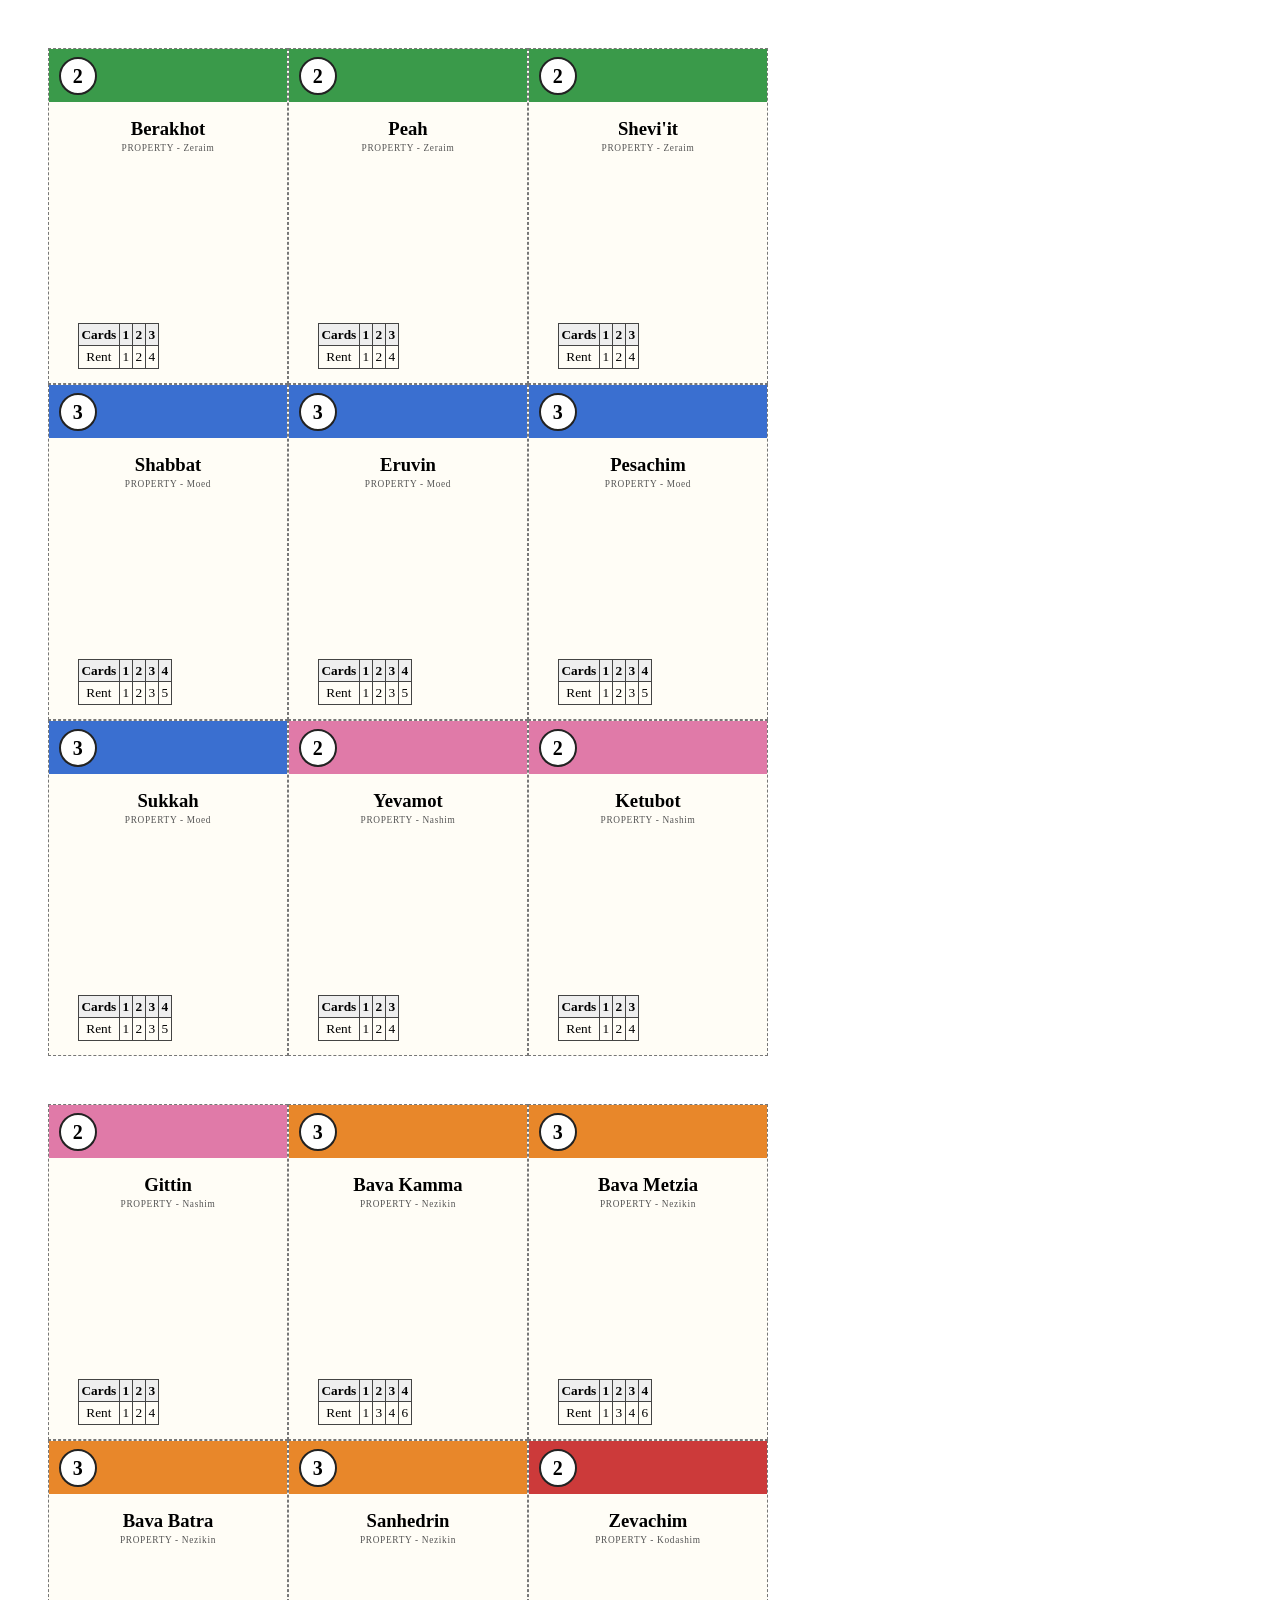
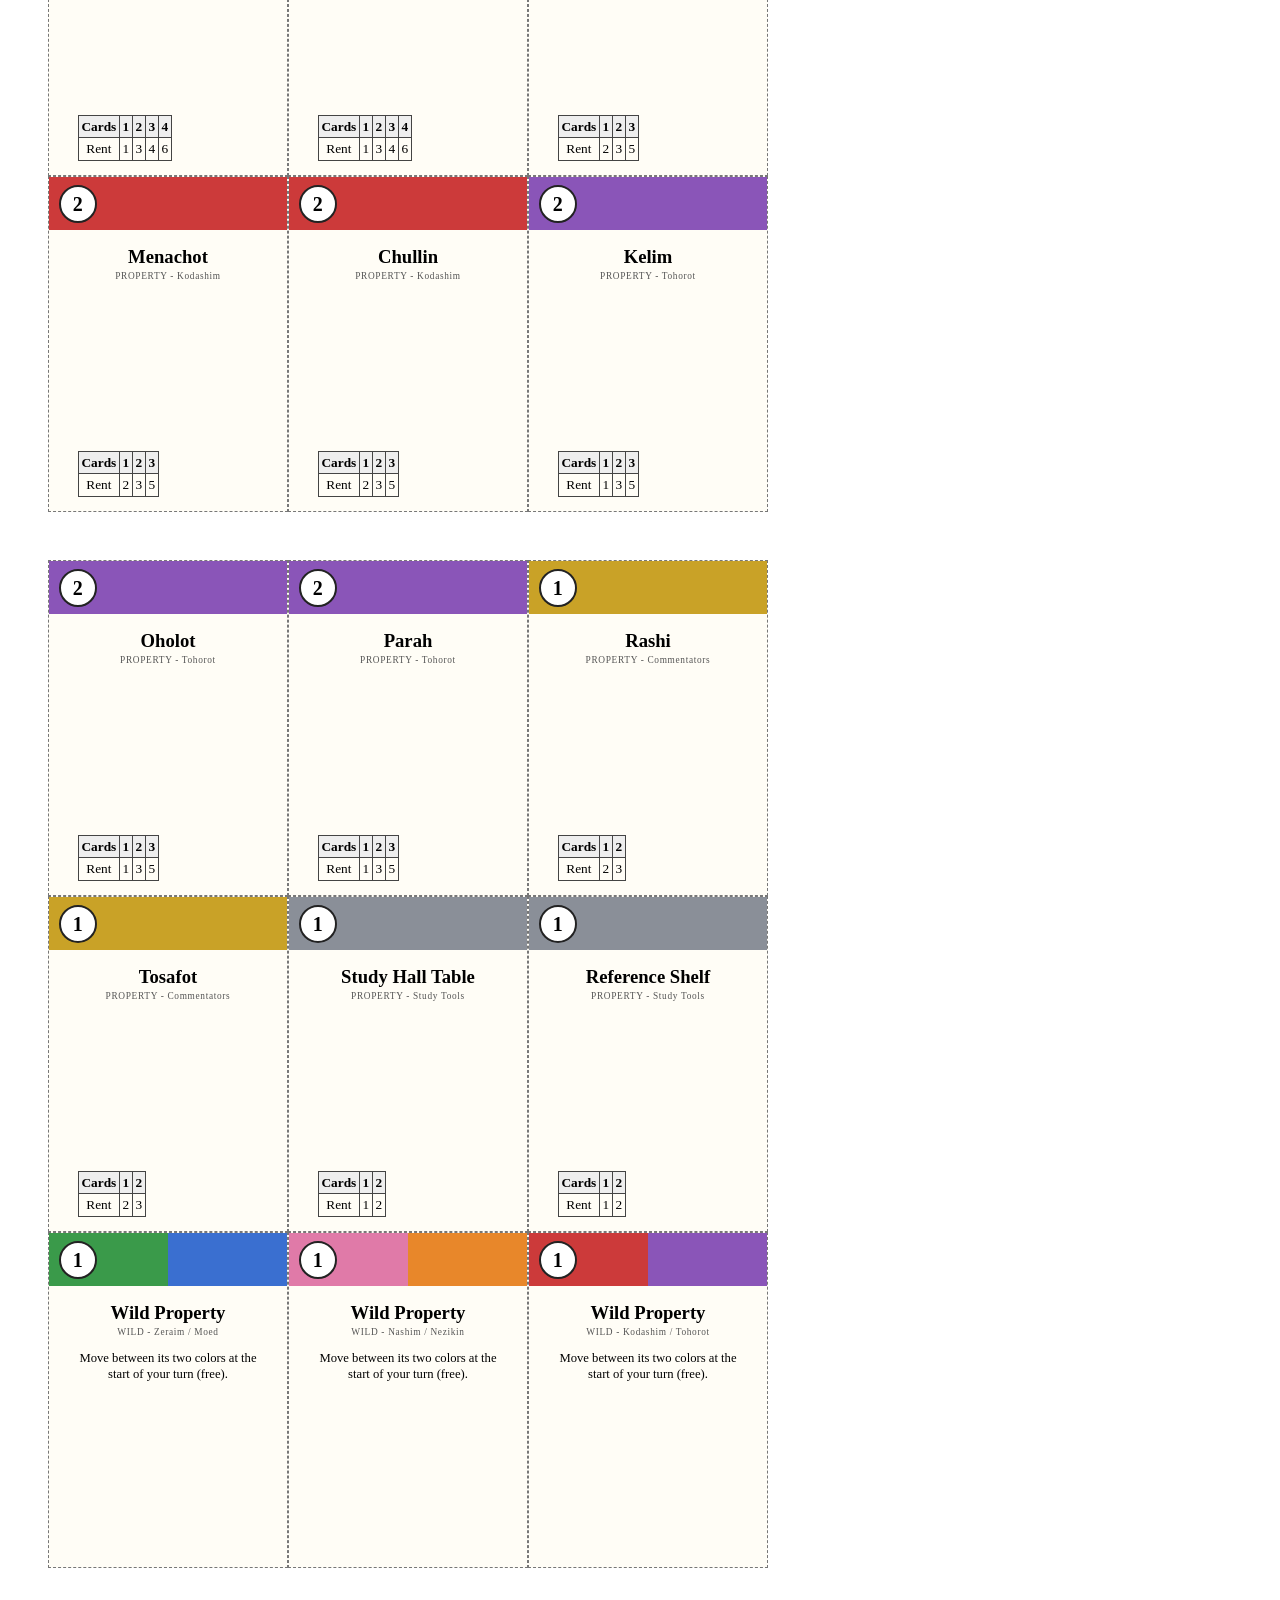
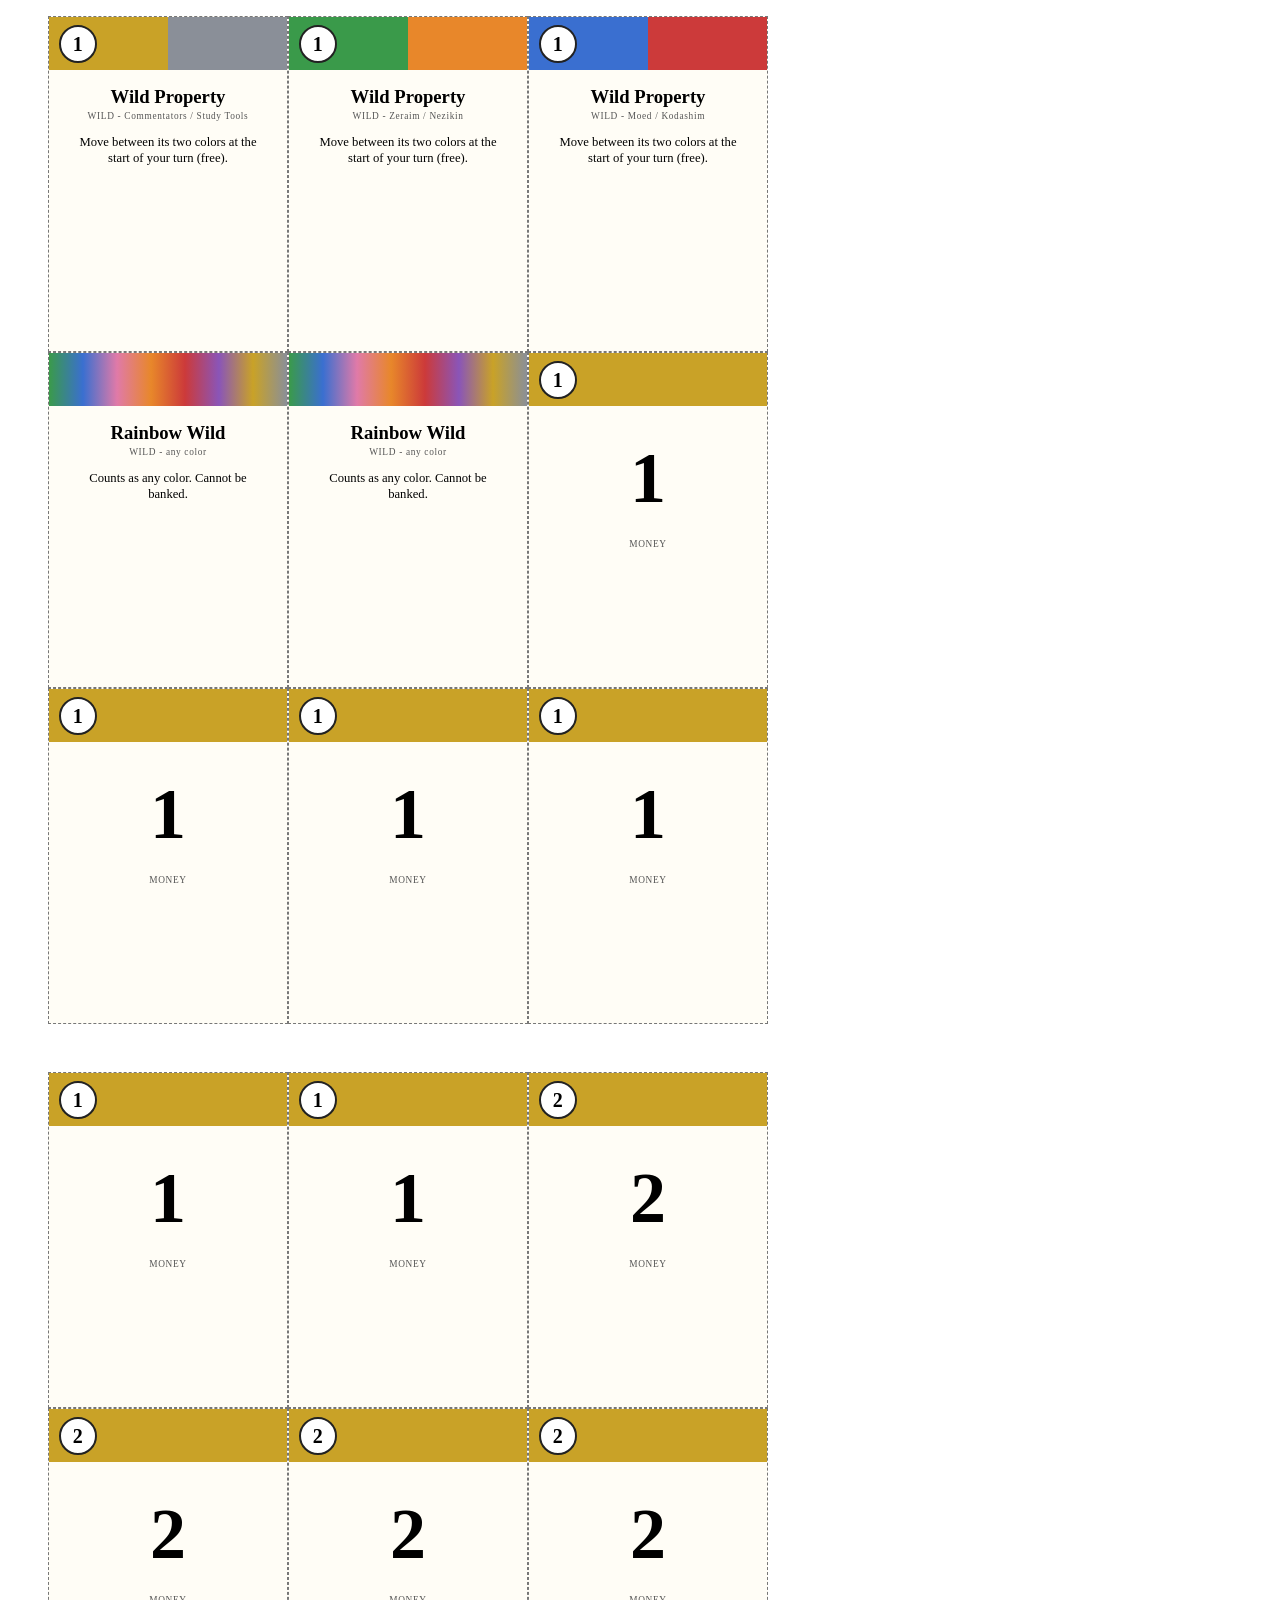
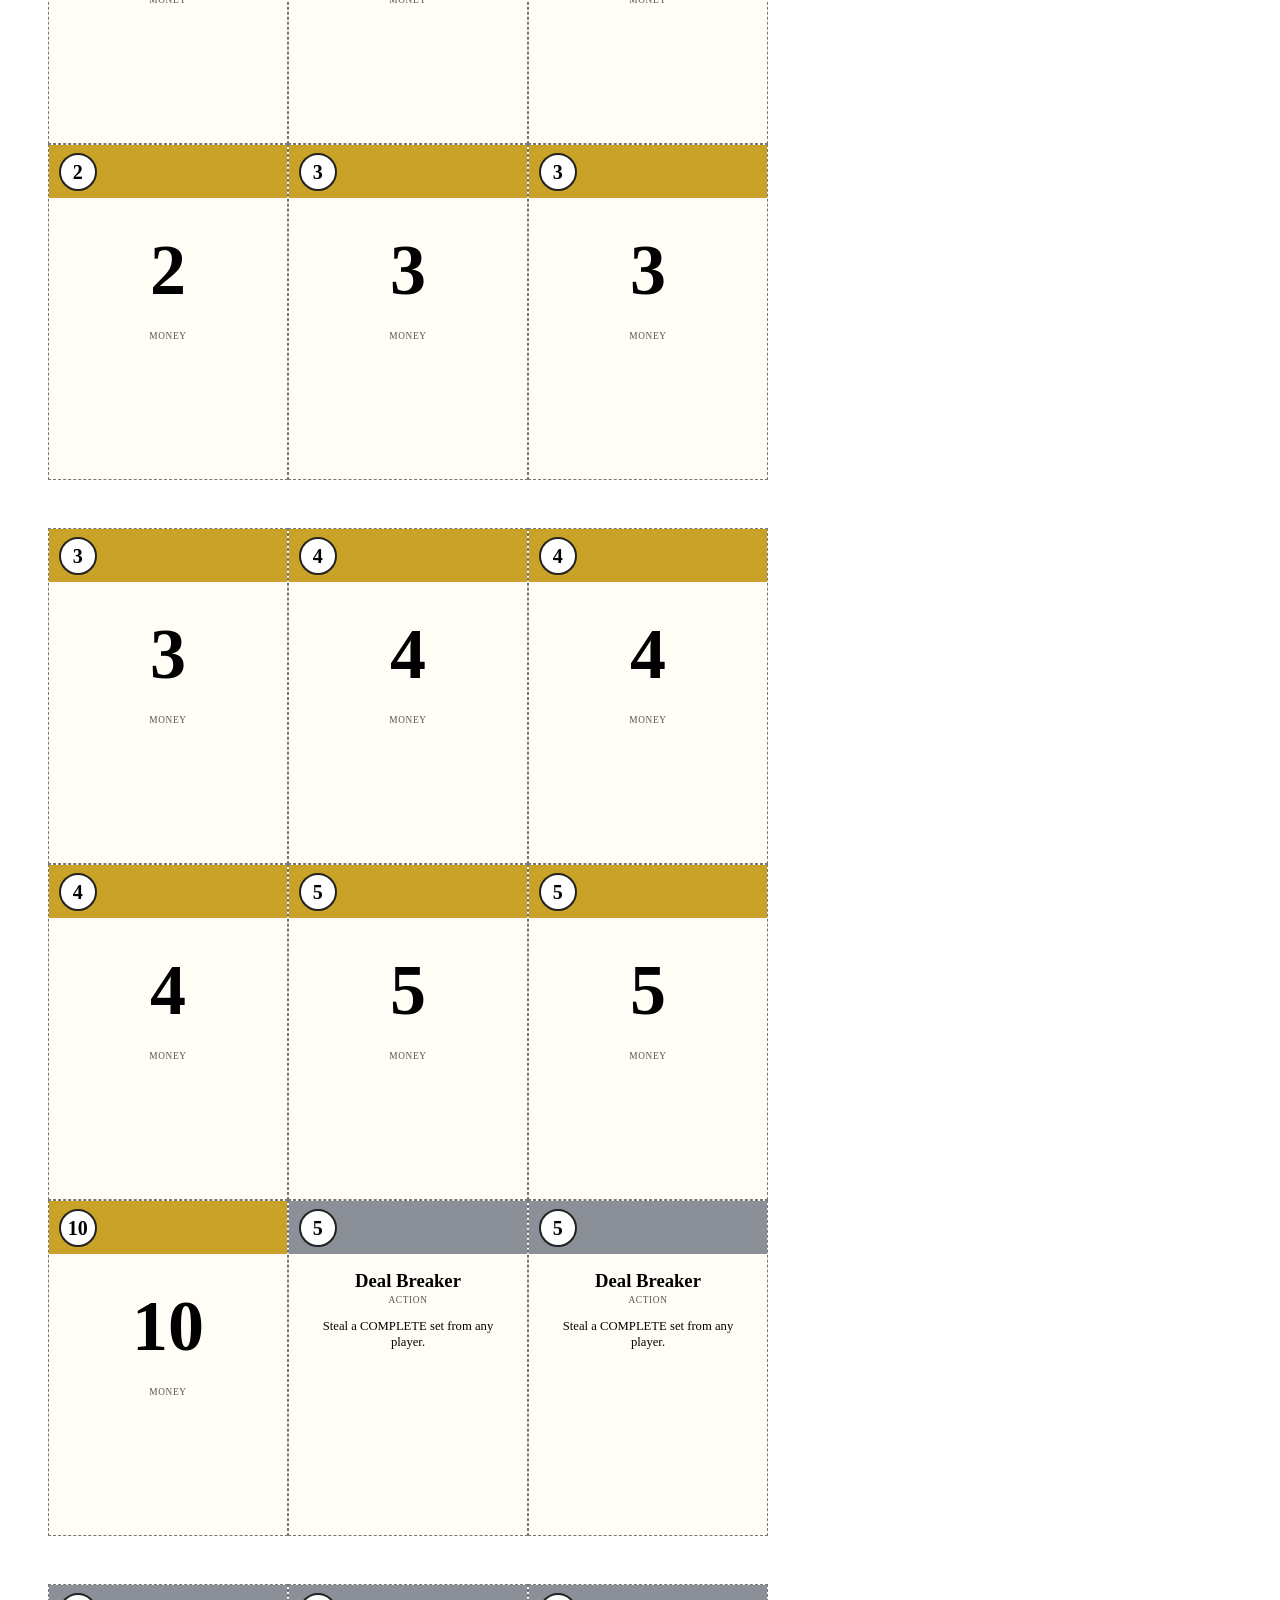
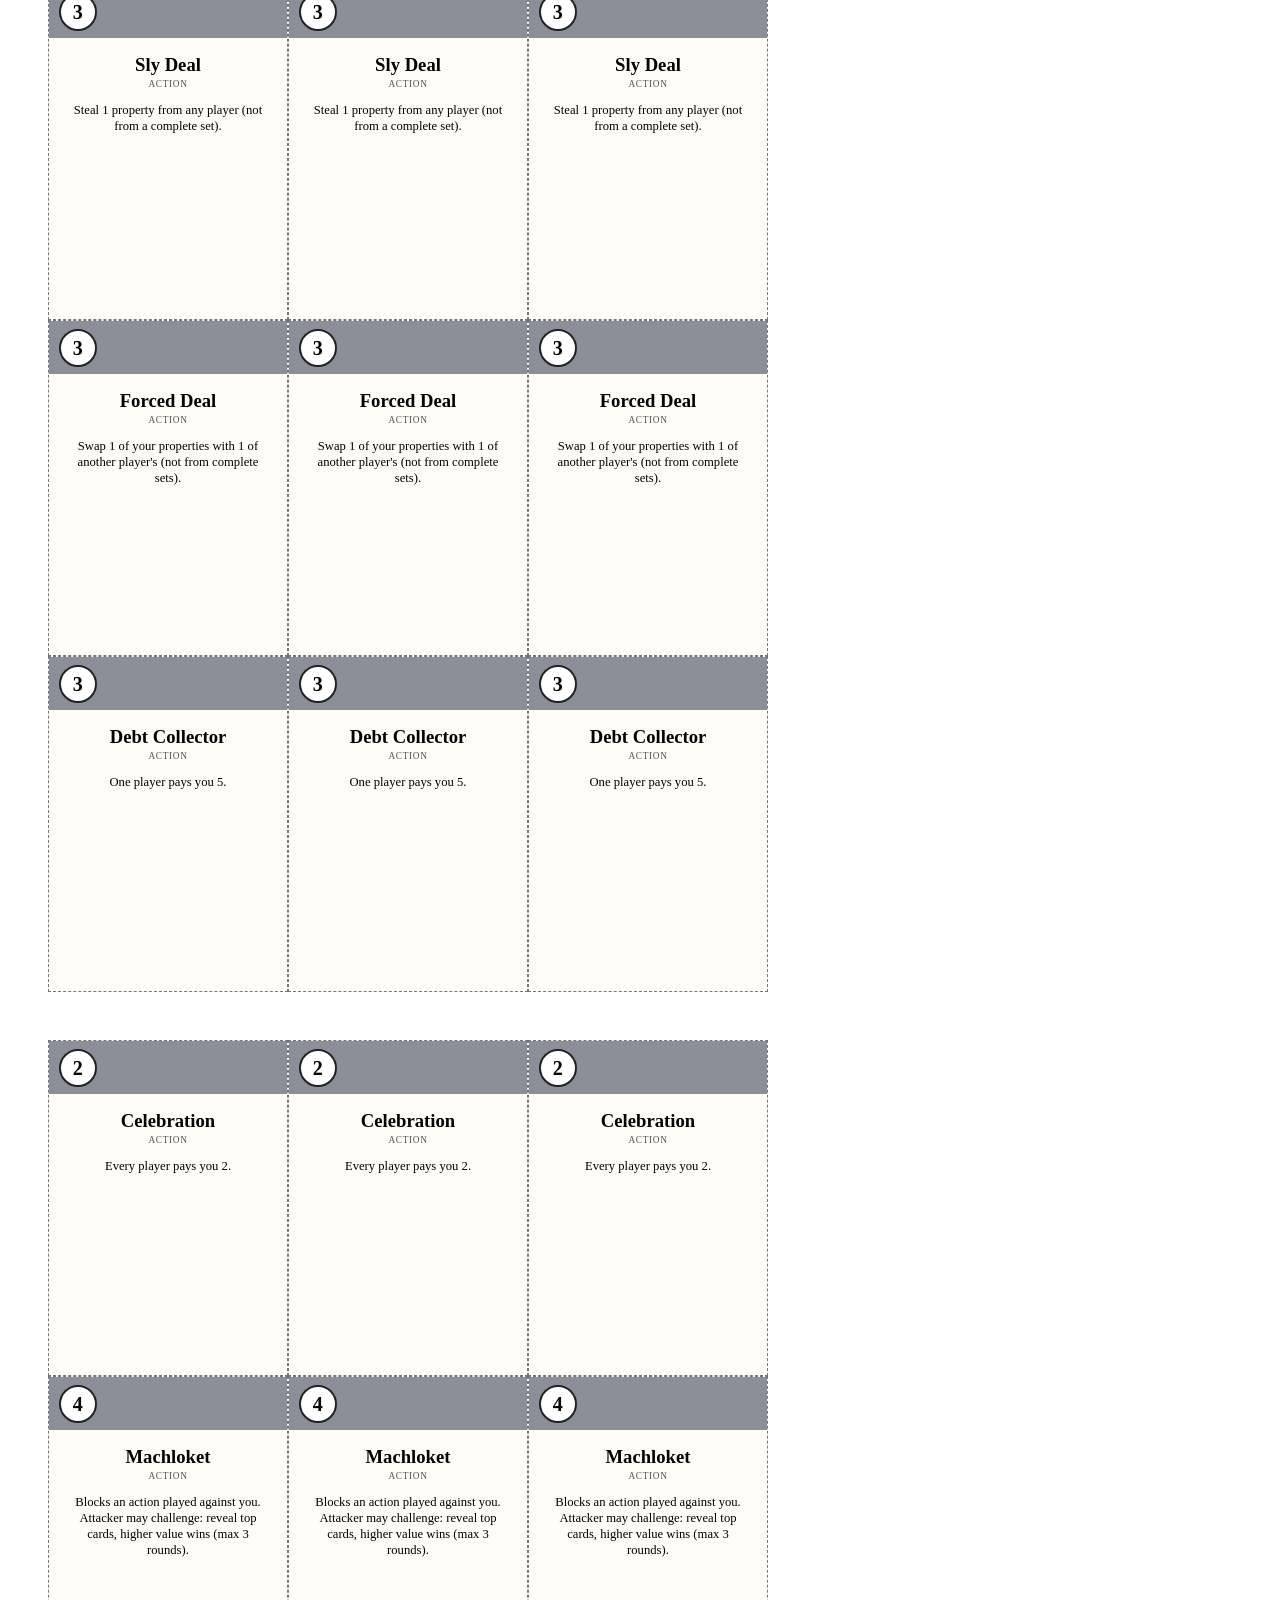
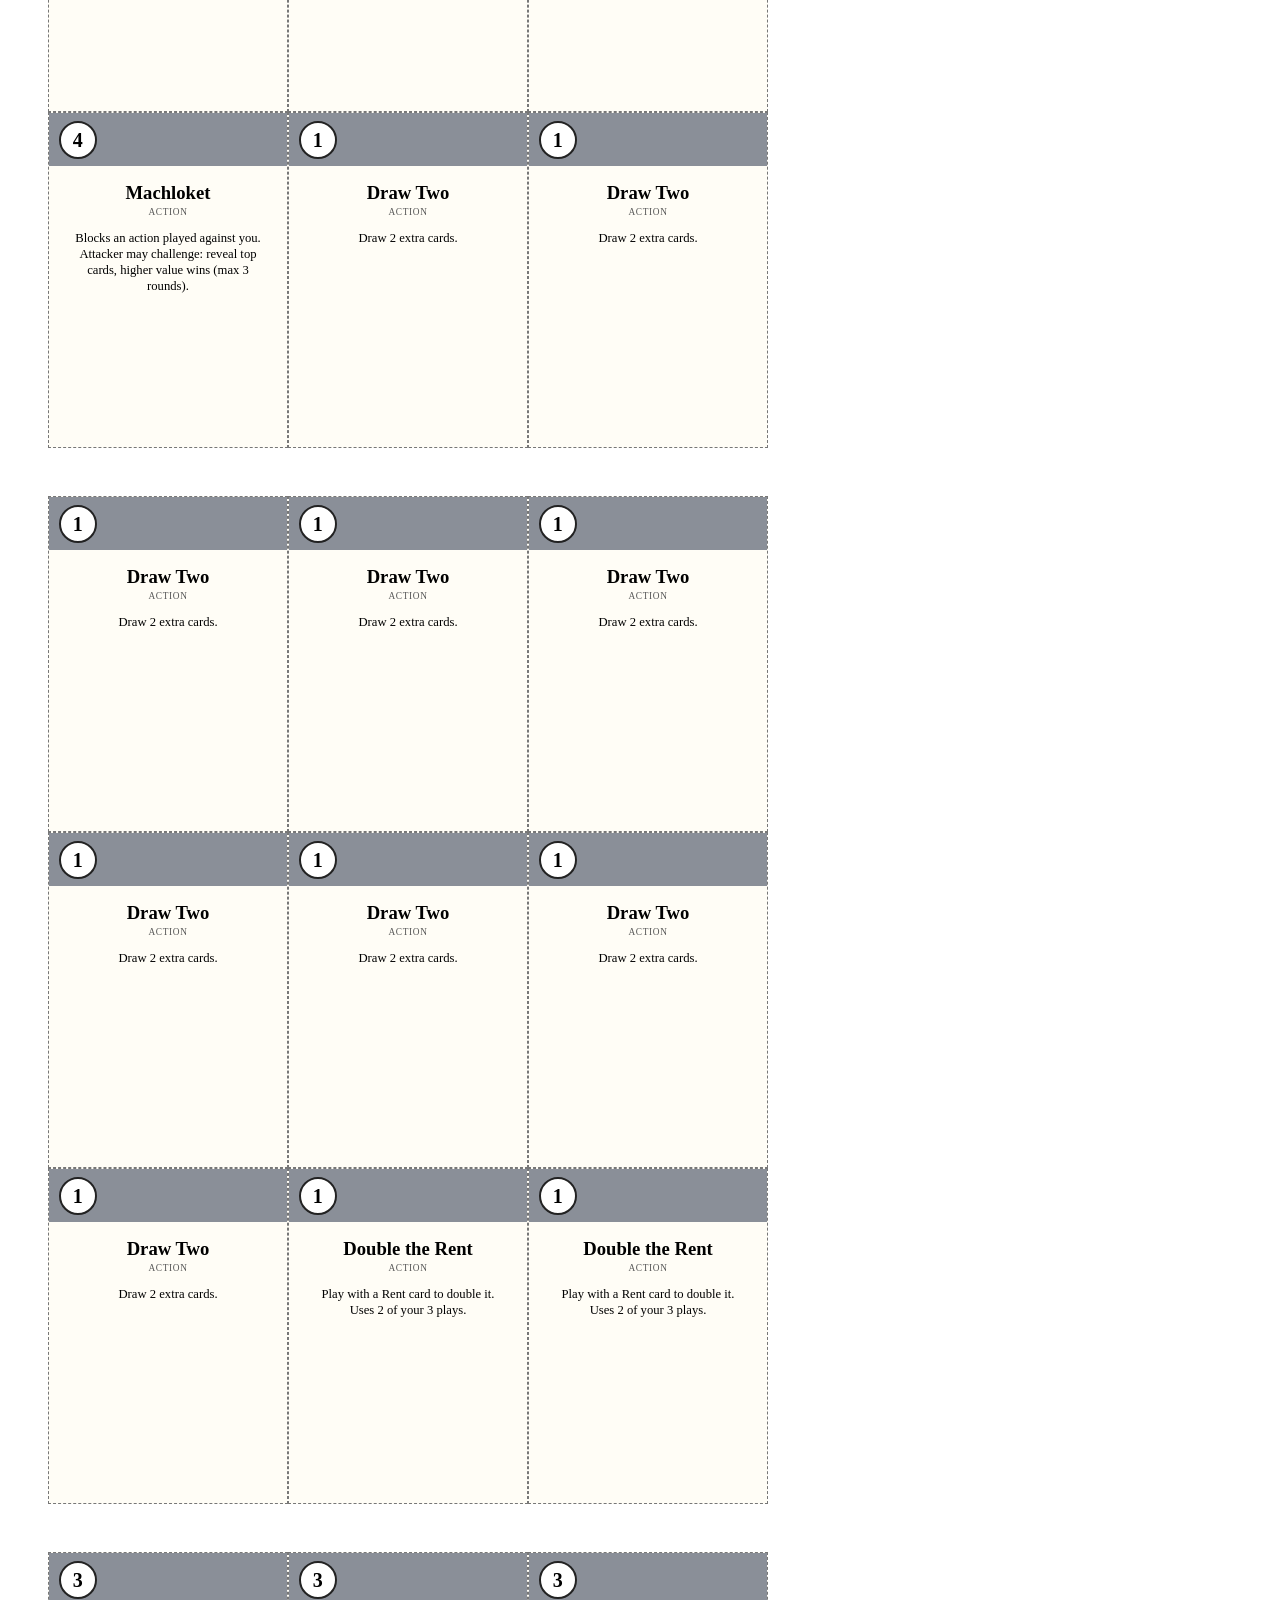
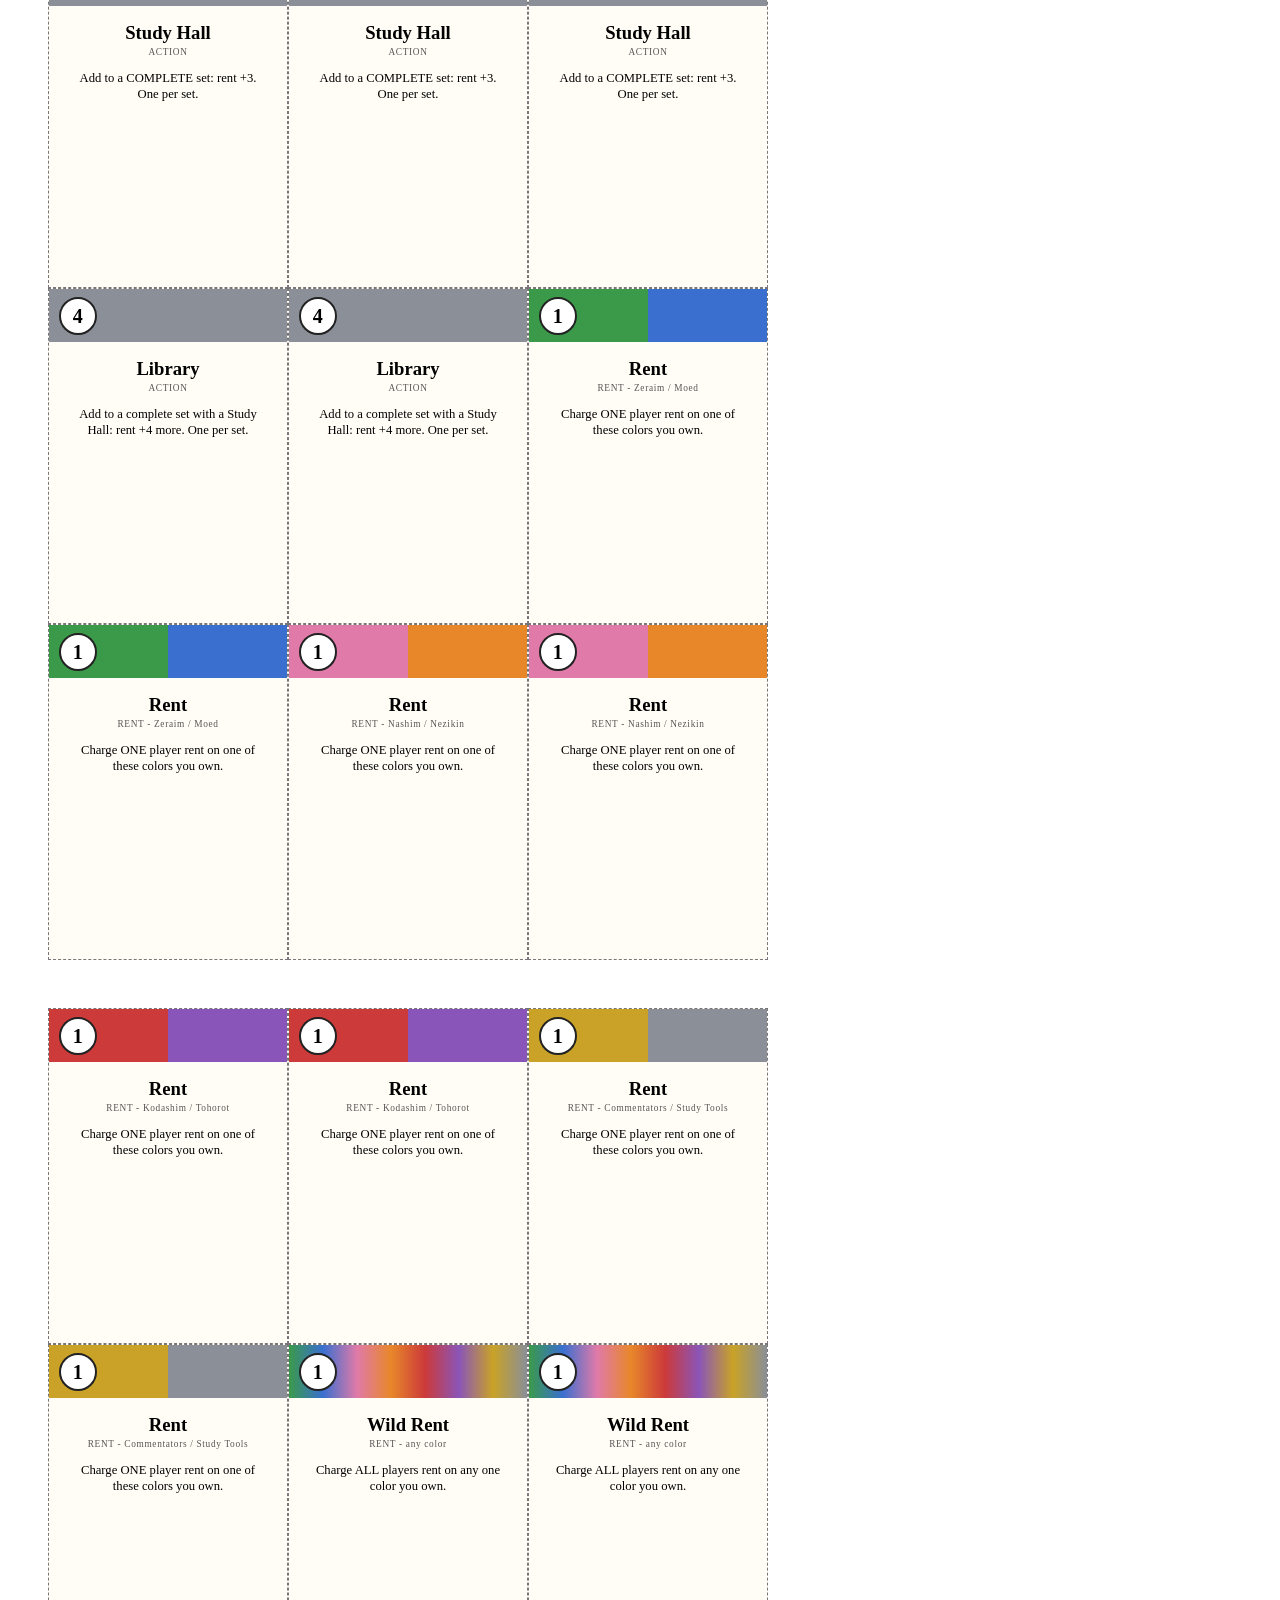
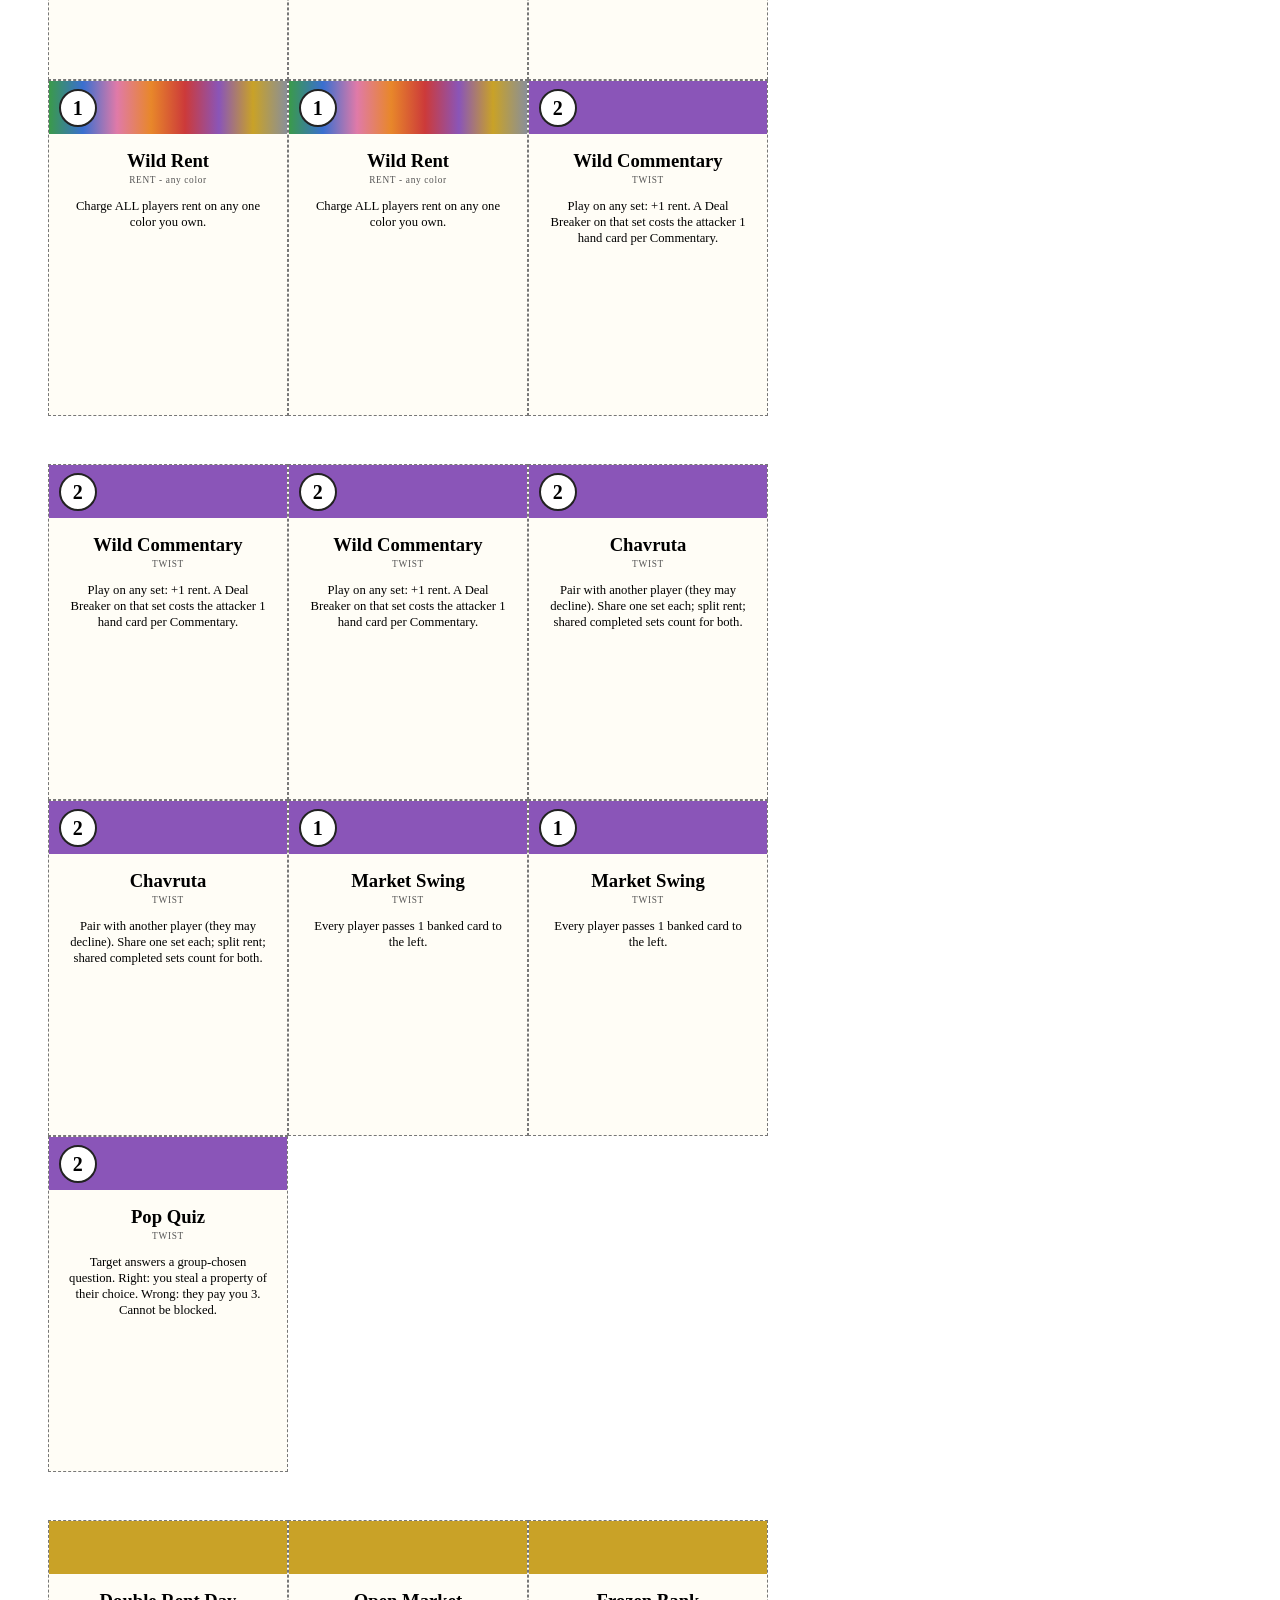
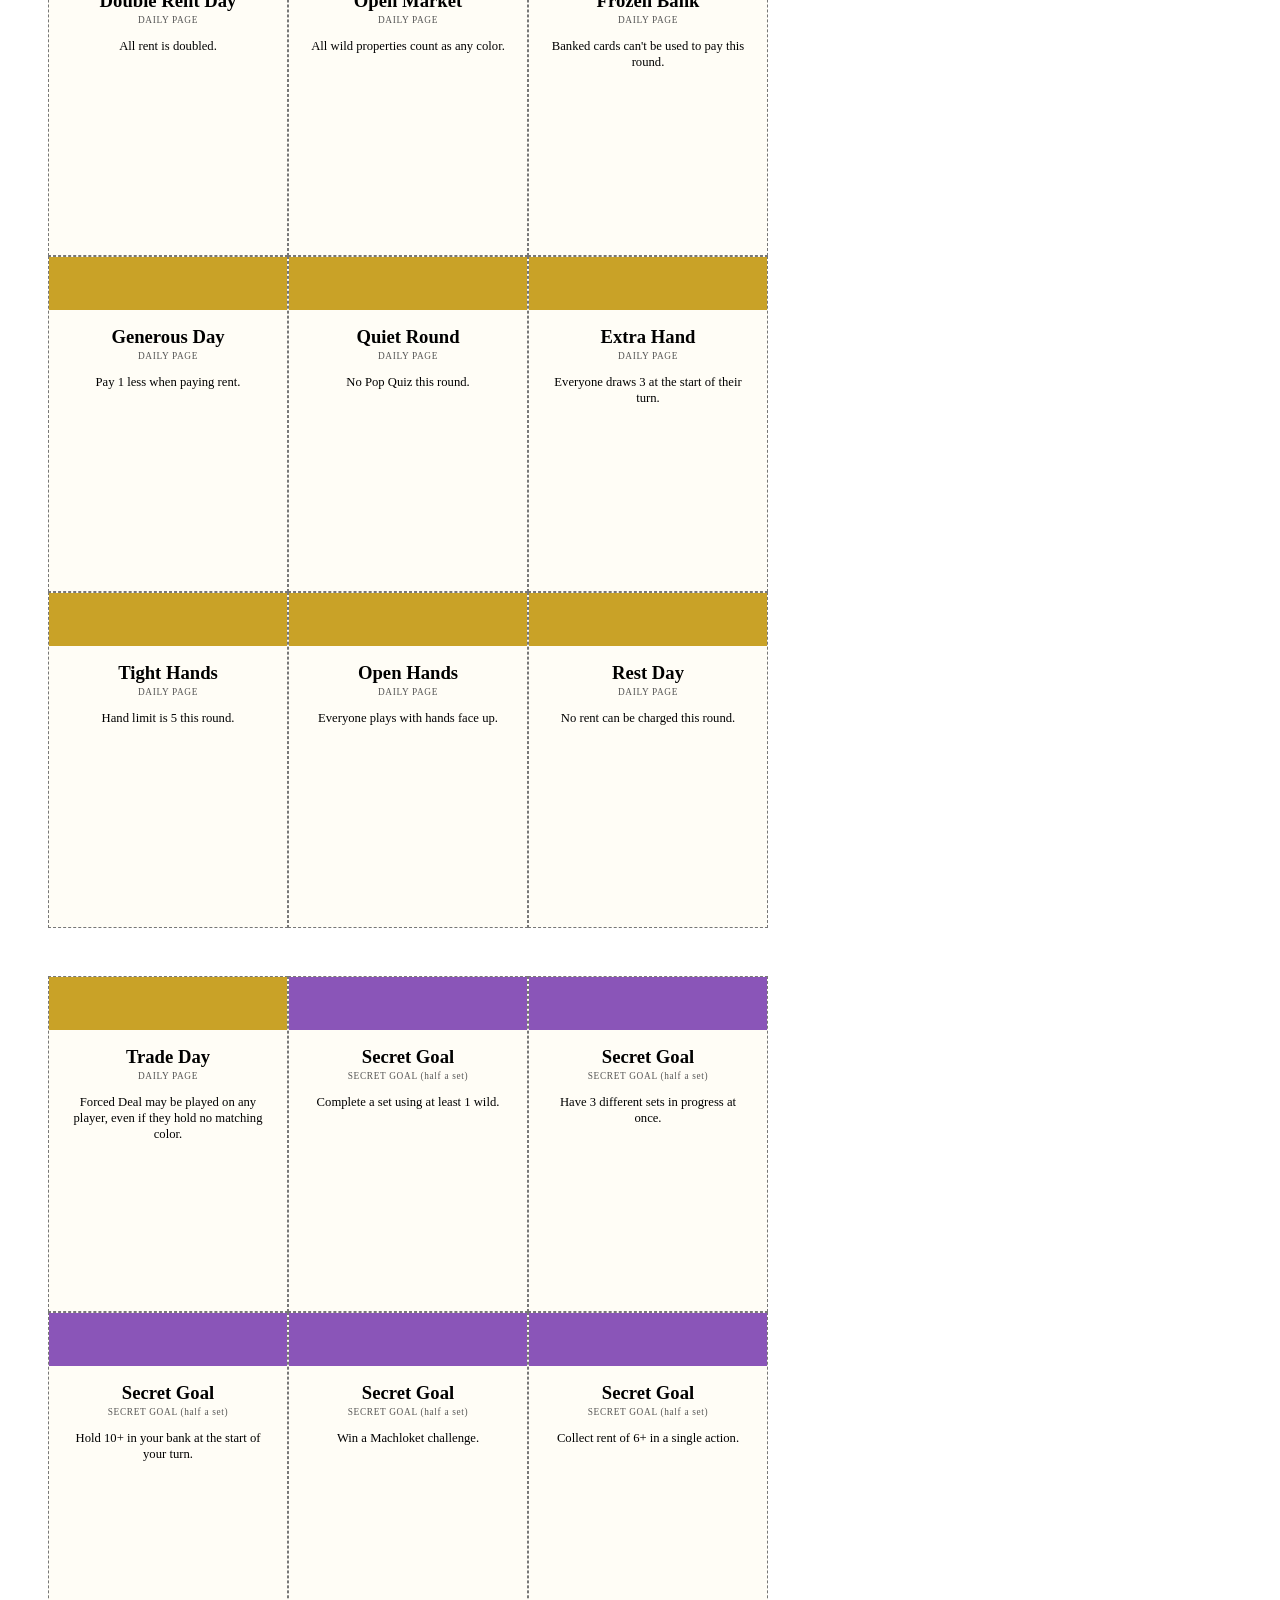
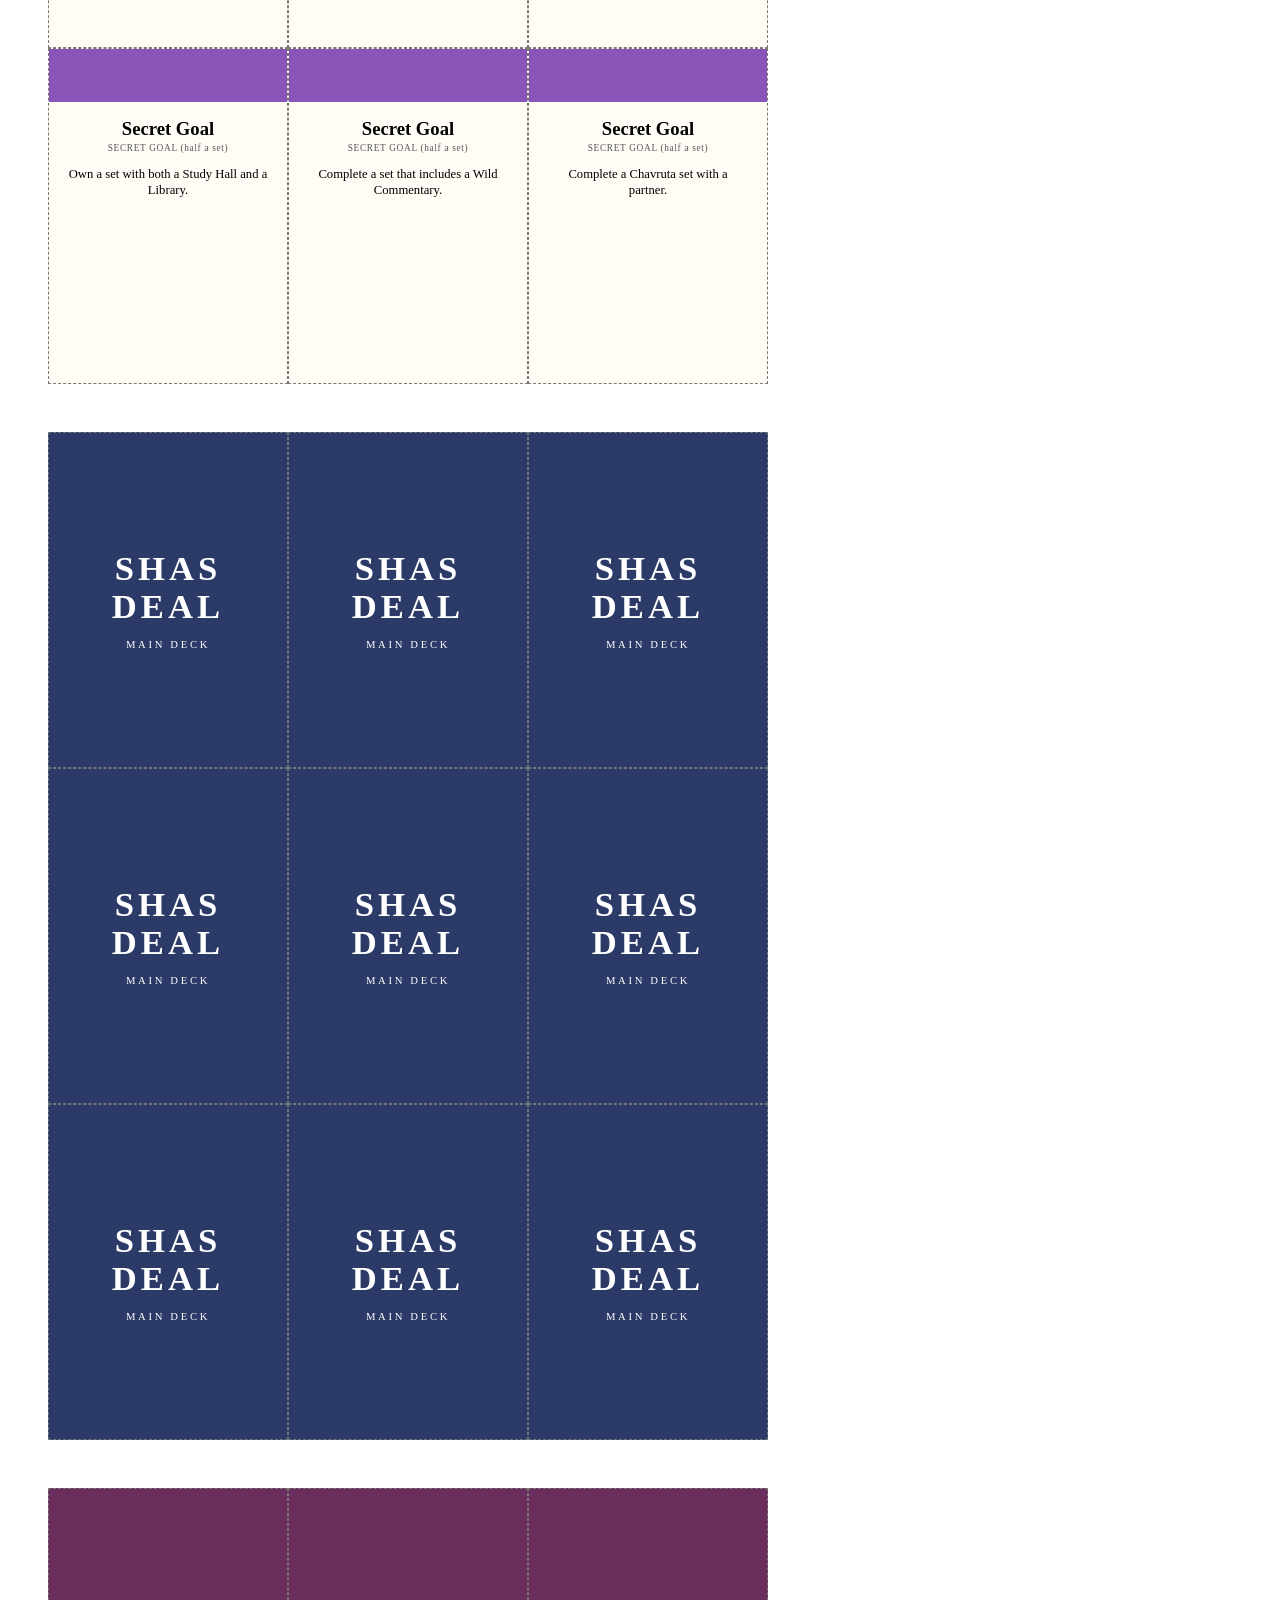
<file: shas-deal/print/cards.html>
<!doctype html><meta charset=utf-8><title>Shas Deal cards</title><style>
@page{size:letter;margin:0}*{box-sizing:border-box}body{margin:0;font-family:Georgia,serif}
.page{width:8.5in;height:11in;padding:.5in;page-break-after:always}
.grid{display:grid;grid-template-columns:repeat(3,2.5in);grid-template-rows:repeat(3,3.5in)}
.card{width:2.5in;height:3.5in;border:.5pt dashed #777;padding:.12in;position:relative;background:#fffdf6;overflow:hidden}
.band{position:absolute;left:0;right:0;top:0;height:.55in}
.val{position:absolute;left:.1in;top:.08in;width:.4in;height:.4in;border-radius:50%;background:#fff;border:1.5pt solid #222;font-weight:bold;text-align:center;line-height:.37in;font-size:15pt}
.name{margin-top:.5in;text-align:center;font-weight:bold;font-size:14pt;padding-top:.1in}
.type{text-align:center;font-size:7pt;letter-spacing:.5pt;color:#555;margin-top:2pt}
.text{margin:.15in .08in 0;font-size:9.5pt;text-align:center;line-height:1.25}
.rent{position:absolute;bottom:.15in;left:.3in;right:.3in;border-collapse:collapse;font-size:10pt;text-align:center}
.rent td,.rent th{border:1pt solid #444;padding:2pt}.rent th{background:#eee}
.money .big{margin-top:.75in;text-align:center;font-size:54pt;font-weight:bold}.money .type{margin-top:.2in}
.back{display:flex;align-items:center;justify-content:center;color:#fff;text-align:center;font-size:26pt;font-weight:bold;line-height:1.1;letter-spacing:3pt}
.back small{display:block;font-size:8pt;margin-top:10pt;letter-spacing:2pt;font-weight:normal}
</style><section class="page"><div class="grid"><div class="card"><div class="band" style="background:#3a9a4a"></div><div class="val">2</div><div class="name">Berakhot</div><div class="type">PROPERTY - Zeraim</div><div class="text"></div><table class="rent"><tr><th>Cards</th><th>1</th><th>2</th><th>3</th></tr><tr><td>Rent</td><td>1</td><td>2</td><td>4</td></tr></table></div><div class="card"><div class="band" style="background:#3a9a4a"></div><div class="val">2</div><div class="name">Peah</div><div class="type">PROPERTY - Zeraim</div><div class="text"></div><table class="rent"><tr><th>Cards</th><th>1</th><th>2</th><th>3</th></tr><tr><td>Rent</td><td>1</td><td>2</td><td>4</td></tr></table></div><div class="card"><div class="band" style="background:#3a9a4a"></div><div class="val">2</div><div class="name">Shevi&#x27;it</div><div class="type">PROPERTY - Zeraim</div><div class="text"></div><table class="rent"><tr><th>Cards</th><th>1</th><th>2</th><th>3</th></tr><tr><td>Rent</td><td>1</td><td>2</td><td>4</td></tr></table></div><div class="card"><div class="band" style="background:#3a6fd0"></div><div class="val">3</div><div class="name">Shabbat</div><div class="type">PROPERTY - Moed</div><div class="text"></div><table class="rent"><tr><th>Cards</th><th>1</th><th>2</th><th>3</th><th>4</th></tr><tr><td>Rent</td><td>1</td><td>2</td><td>3</td><td>5</td></tr></table></div><div class="card"><div class="band" style="background:#3a6fd0"></div><div class="val">3</div><div class="name">Eruvin</div><div class="type">PROPERTY - Moed</div><div class="text"></div><table class="rent"><tr><th>Cards</th><th>1</th><th>2</th><th>3</th><th>4</th></tr><tr><td>Rent</td><td>1</td><td>2</td><td>3</td><td>5</td></tr></table></div><div class="card"><div class="band" style="background:#3a6fd0"></div><div class="val">3</div><div class="name">Pesachim</div><div class="type">PROPERTY - Moed</div><div class="text"></div><table class="rent"><tr><th>Cards</th><th>1</th><th>2</th><th>3</th><th>4</th></tr><tr><td>Rent</td><td>1</td><td>2</td><td>3</td><td>5</td></tr></table></div><div class="card"><div class="band" style="background:#3a6fd0"></div><div class="val">3</div><div class="name">Sukkah</div><div class="type">PROPERTY - Moed</div><div class="text"></div><table class="rent"><tr><th>Cards</th><th>1</th><th>2</th><th>3</th><th>4</th></tr><tr><td>Rent</td><td>1</td><td>2</td><td>3</td><td>5</td></tr></table></div><div class="card"><div class="band" style="background:#e07aa8"></div><div class="val">2</div><div class="name">Yevamot</div><div class="type">PROPERTY - Nashim</div><div class="text"></div><table class="rent"><tr><th>Cards</th><th>1</th><th>2</th><th>3</th></tr><tr><td>Rent</td><td>1</td><td>2</td><td>4</td></tr></table></div><div class="card"><div class="band" style="background:#e07aa8"></div><div class="val">2</div><div class="name">Ketubot</div><div class="type">PROPERTY - Nashim</div><div class="text"></div><table class="rent"><tr><th>Cards</th><th>1</th><th>2</th><th>3</th></tr><tr><td>Rent</td><td>1</td><td>2</td><td>4</td></tr></table></div></div></section><section class="page"><div class="grid"><div class="card"><div class="band" style="background:#e07aa8"></div><div class="val">2</div><div class="name">Gittin</div><div class="type">PROPERTY - Nashim</div><div class="text"></div><table class="rent"><tr><th>Cards</th><th>1</th><th>2</th><th>3</th></tr><tr><td>Rent</td><td>1</td><td>2</td><td>4</td></tr></table></div><div class="card"><div class="band" style="background:#e8872a"></div><div class="val">3</div><div class="name">Bava Kamma</div><div class="type">PROPERTY - Nezikin</div><div class="text"></div><table class="rent"><tr><th>Cards</th><th>1</th><th>2</th><th>3</th><th>4</th></tr><tr><td>Rent</td><td>1</td><td>3</td><td>4</td><td>6</td></tr></table></div><div class="card"><div class="band" style="background:#e8872a"></div><div class="val">3</div><div class="name">Bava Metzia</div><div class="type">PROPERTY - Nezikin</div><div class="text"></div><table class="rent"><tr><th>Cards</th><th>1</th><th>2</th><th>3</th><th>4</th></tr><tr><td>Rent</td><td>1</td><td>3</td><td>4</td><td>6</td></tr></table></div><div class="card"><div class="band" style="background:#e8872a"></div><div class="val">3</div><div class="name">Bava Batra</div><div class="type">PROPERTY - Nezikin</div><div class="text"></div><table class="rent"><tr><th>Cards</th><th>1</th><th>2</th><th>3</th><th>4</th></tr><tr><td>Rent</td><td>1</td><td>3</td><td>4</td><td>6</td></tr></table></div><div class="card"><div class="band" style="background:#e8872a"></div><div class="val">3</div><div class="name">Sanhedrin</div><div class="type">PROPERTY - Nezikin</div><div class="text"></div><table class="rent"><tr><th>Cards</th><th>1</th><th>2</th><th>3</th><th>4</th></tr><tr><td>Rent</td><td>1</td><td>3</td><td>4</td><td>6</td></tr></table></div><div class="card"><div class="band" style="background:#cc3a3a"></div><div class="val">2</div><div class="name">Zevachim</div><div class="type">PROPERTY - Kodashim</div><div class="text"></div><table class="rent"><tr><th>Cards</th><th>1</th><th>2</th><th>3</th></tr><tr><td>Rent</td><td>2</td><td>3</td><td>5</td></tr></table></div><div class="card"><div class="band" style="background:#cc3a3a"></div><div class="val">2</div><div class="name">Menachot</div><div class="type">PROPERTY - Kodashim</div><div class="text"></div><table class="rent"><tr><th>Cards</th><th>1</th><th>2</th><th>3</th></tr><tr><td>Rent</td><td>2</td><td>3</td><td>5</td></tr></table></div><div class="card"><div class="band" style="background:#cc3a3a"></div><div class="val">2</div><div class="name">Chullin</div><div class="type">PROPERTY - Kodashim</div><div class="text"></div><table class="rent"><tr><th>Cards</th><th>1</th><th>2</th><th>3</th></tr><tr><td>Rent</td><td>2</td><td>3</td><td>5</td></tr></table></div><div class="card"><div class="band" style="background:#8a55b8"></div><div class="val">2</div><div class="name">Kelim</div><div class="type">PROPERTY - Tohorot</div><div class="text"></div><table class="rent"><tr><th>Cards</th><th>1</th><th>2</th><th>3</th></tr><tr><td>Rent</td><td>1</td><td>3</td><td>5</td></tr></table></div></div></section><section class="page"><div class="grid"><div class="card"><div class="band" style="background:#8a55b8"></div><div class="val">2</div><div class="name">Oholot</div><div class="type">PROPERTY - Tohorot</div><div class="text"></div><table class="rent"><tr><th>Cards</th><th>1</th><th>2</th><th>3</th></tr><tr><td>Rent</td><td>1</td><td>3</td><td>5</td></tr></table></div><div class="card"><div class="band" style="background:#8a55b8"></div><div class="val">2</div><div class="name">Parah</div><div class="type">PROPERTY - Tohorot</div><div class="text"></div><table class="rent"><tr><th>Cards</th><th>1</th><th>2</th><th>3</th></tr><tr><td>Rent</td><td>1</td><td>3</td><td>5</td></tr></table></div><div class="card"><div class="band" style="background:#c9a227"></div><div class="val">1</div><div class="name">Rashi</div><div class="type">PROPERTY - Commentators</div><div class="text"></div><table class="rent"><tr><th>Cards</th><th>1</th><th>2</th></tr><tr><td>Rent</td><td>2</td><td>3</td></tr></table></div><div class="card"><div class="band" style="background:#c9a227"></div><div class="val">1</div><div class="name">Tosafot</div><div class="type">PROPERTY - Commentators</div><div class="text"></div><table class="rent"><tr><th>Cards</th><th>1</th><th>2</th></tr><tr><td>Rent</td><td>2</td><td>3</td></tr></table></div><div class="card"><div class="band" style="background:#8a8f98"></div><div class="val">1</div><div class="name">Study Hall Table</div><div class="type">PROPERTY - Study Tools</div><div class="text"></div><table class="rent"><tr><th>Cards</th><th>1</th><th>2</th></tr><tr><td>Rent</td><td>1</td><td>2</td></tr></table></div><div class="card"><div class="band" style="background:#8a8f98"></div><div class="val">1</div><div class="name">Reference Shelf</div><div class="type">PROPERTY - Study Tools</div><div class="text"></div><table class="rent"><tr><th>Cards</th><th>1</th><th>2</th></tr><tr><td>Rent</td><td>1</td><td>2</td></tr></table></div><div class="card"><div class="band" style="background:linear-gradient(90deg,#3a9a4a 0% 50%,#3a6fd0 50% 100%)"></div><div class="val">1</div><div class="name">Wild Property</div><div class="type">WILD - Zeraim / Moed</div><div class="text">Move between its two colors at the start of your turn (free).</div></div><div class="card"><div class="band" style="background:linear-gradient(90deg,#e07aa8 0% 50%,#e8872a 50% 100%)"></div><div class="val">1</div><div class="name">Wild Property</div><div class="type">WILD - Nashim / Nezikin</div><div class="text">Move between its two colors at the start of your turn (free).</div></div><div class="card"><div class="band" style="background:linear-gradient(90deg,#cc3a3a 0% 50%,#8a55b8 50% 100%)"></div><div class="val">1</div><div class="name">Wild Property</div><div class="type">WILD - Kodashim / Tohorot</div><div class="text">Move between its two colors at the start of your turn (free).</div></div></div></section><section class="page"><div class="grid"><div class="card"><div class="band" style="background:linear-gradient(90deg,#c9a227 0% 50%,#8a8f98 50% 100%)"></div><div class="val">1</div><div class="name">Wild Property</div><div class="type">WILD - Commentators / Study Tools</div><div class="text">Move between its two colors at the start of your turn (free).</div></div><div class="card"><div class="band" style="background:linear-gradient(90deg,#3a9a4a 0% 50%,#e8872a 50% 100%)"></div><div class="val">1</div><div class="name">Wild Property</div><div class="type">WILD - Zeraim / Nezikin</div><div class="text">Move between its two colors at the start of your turn (free).</div></div><div class="card"><div class="band" style="background:linear-gradient(90deg,#3a6fd0 0% 50%,#cc3a3a 50% 100%)"></div><div class="val">1</div><div class="name">Wild Property</div><div class="type">WILD - Moed / Kodashim</div><div class="text">Move between its two colors at the start of your turn (free).</div></div><div class="card"><div class="band" style="background:linear-gradient(90deg,#3a9a4a,#3a6fd0,#e07aa8,#e8872a,#cc3a3a,#8a55b8,#c9a227,#8a8f98)"></div><div class="name">Rainbow Wild</div><div class="type">WILD - any color</div><div class="text">Counts as any color. Cannot be banked.</div></div><div class="card"><div class="band" style="background:linear-gradient(90deg,#3a9a4a,#3a6fd0,#e07aa8,#e8872a,#cc3a3a,#8a55b8,#c9a227,#8a8f98)"></div><div class="name">Rainbow Wild</div><div class="type">WILD - any color</div><div class="text">Counts as any color. Cannot be banked.</div></div><div class="card money"><div class="band" style="background:#c9a227"></div><div class="val">1</div><div class="big">1</div><div class="type">MONEY</div></div><div class="card money"><div class="band" style="background:#c9a227"></div><div class="val">1</div><div class="big">1</div><div class="type">MONEY</div></div><div class="card money"><div class="band" style="background:#c9a227"></div><div class="val">1</div><div class="big">1</div><div class="type">MONEY</div></div><div class="card money"><div class="band" style="background:#c9a227"></div><div class="val">1</div><div class="big">1</div><div class="type">MONEY</div></div></div></section><section class="page"><div class="grid"><div class="card money"><div class="band" style="background:#c9a227"></div><div class="val">1</div><div class="big">1</div><div class="type">MONEY</div></div><div class="card money"><div class="band" style="background:#c9a227"></div><div class="val">1</div><div class="big">1</div><div class="type">MONEY</div></div><div class="card money"><div class="band" style="background:#c9a227"></div><div class="val">2</div><div class="big">2</div><div class="type">MONEY</div></div><div class="card money"><div class="band" style="background:#c9a227"></div><div class="val">2</div><div class="big">2</div><div class="type">MONEY</div></div><div class="card money"><div class="band" style="background:#c9a227"></div><div class="val">2</div><div class="big">2</div><div class="type">MONEY</div></div><div class="card money"><div class="band" style="background:#c9a227"></div><div class="val">2</div><div class="big">2</div><div class="type">MONEY</div></div><div class="card money"><div class="band" style="background:#c9a227"></div><div class="val">2</div><div class="big">2</div><div class="type">MONEY</div></div><div class="card money"><div class="band" style="background:#c9a227"></div><div class="val">3</div><div class="big">3</div><div class="type">MONEY</div></div><div class="card money"><div class="band" style="background:#c9a227"></div><div class="val">3</div><div class="big">3</div><div class="type">MONEY</div></div></div></section><section class="page"><div class="grid"><div class="card money"><div class="band" style="background:#c9a227"></div><div class="val">3</div><div class="big">3</div><div class="type">MONEY</div></div><div class="card money"><div class="band" style="background:#c9a227"></div><div class="val">4</div><div class="big">4</div><div class="type">MONEY</div></div><div class="card money"><div class="band" style="background:#c9a227"></div><div class="val">4</div><div class="big">4</div><div class="type">MONEY</div></div><div class="card money"><div class="band" style="background:#c9a227"></div><div class="val">4</div><div class="big">4</div><div class="type">MONEY</div></div><div class="card money"><div class="band" style="background:#c9a227"></div><div class="val">5</div><div class="big">5</div><div class="type">MONEY</div></div><div class="card money"><div class="band" style="background:#c9a227"></div><div class="val">5</div><div class="big">5</div><div class="type">MONEY</div></div><div class="card money"><div class="band" style="background:#c9a227"></div><div class="val">10</div><div class="big">10</div><div class="type">MONEY</div></div><div class="card"><div class="band" style="background:#8a8f98"></div><div class="val">5</div><div class="name">Deal Breaker</div><div class="type">ACTION</div><div class="text">Steal a COMPLETE set from any player.</div></div><div class="card"><div class="band" style="background:#8a8f98"></div><div class="val">5</div><div class="name">Deal Breaker</div><div class="type">ACTION</div><div class="text">Steal a COMPLETE set from any player.</div></div></div></section><section class="page"><div class="grid"><div class="card"><div class="band" style="background:#8a8f98"></div><div class="val">3</div><div class="name">Sly Deal</div><div class="type">ACTION</div><div class="text">Steal 1 property from any player (not from a complete set).</div></div><div class="card"><div class="band" style="background:#8a8f98"></div><div class="val">3</div><div class="name">Sly Deal</div><div class="type">ACTION</div><div class="text">Steal 1 property from any player (not from a complete set).</div></div><div class="card"><div class="band" style="background:#8a8f98"></div><div class="val">3</div><div class="name">Sly Deal</div><div class="type">ACTION</div><div class="text">Steal 1 property from any player (not from a complete set).</div></div><div class="card"><div class="band" style="background:#8a8f98"></div><div class="val">3</div><div class="name">Forced Deal</div><div class="type">ACTION</div><div class="text">Swap 1 of your properties with 1 of another player&#x27;s (not from complete sets).</div></div><div class="card"><div class="band" style="background:#8a8f98"></div><div class="val">3</div><div class="name">Forced Deal</div><div class="type">ACTION</div><div class="text">Swap 1 of your properties with 1 of another player&#x27;s (not from complete sets).</div></div><div class="card"><div class="band" style="background:#8a8f98"></div><div class="val">3</div><div class="name">Forced Deal</div><div class="type">ACTION</div><div class="text">Swap 1 of your properties with 1 of another player&#x27;s (not from complete sets).</div></div><div class="card"><div class="band" style="background:#8a8f98"></div><div class="val">3</div><div class="name">Debt Collector</div><div class="type">ACTION</div><div class="text">One player pays you 5.</div></div><div class="card"><div class="band" style="background:#8a8f98"></div><div class="val">3</div><div class="name">Debt Collector</div><div class="type">ACTION</div><div class="text">One player pays you 5.</div></div><div class="card"><div class="band" style="background:#8a8f98"></div><div class="val">3</div><div class="name">Debt Collector</div><div class="type">ACTION</div><div class="text">One player pays you 5.</div></div></div></section><section class="page"><div class="grid"><div class="card"><div class="band" style="background:#8a8f98"></div><div class="val">2</div><div class="name">Celebration</div><div class="type">ACTION</div><div class="text">Every player pays you 2.</div></div><div class="card"><div class="band" style="background:#8a8f98"></div><div class="val">2</div><div class="name">Celebration</div><div class="type">ACTION</div><div class="text">Every player pays you 2.</div></div><div class="card"><div class="band" style="background:#8a8f98"></div><div class="val">2</div><div class="name">Celebration</div><div class="type">ACTION</div><div class="text">Every player pays you 2.</div></div><div class="card"><div class="band" style="background:#8a8f98"></div><div class="val">4</div><div class="name">Machloket</div><div class="type">ACTION</div><div class="text">Blocks an action played against you. Attacker may challenge: reveal top cards, higher value wins (max 3 rounds).</div></div><div class="card"><div class="band" style="background:#8a8f98"></div><div class="val">4</div><div class="name">Machloket</div><div class="type">ACTION</div><div class="text">Blocks an action played against you. Attacker may challenge: reveal top cards, higher value wins (max 3 rounds).</div></div><div class="card"><div class="band" style="background:#8a8f98"></div><div class="val">4</div><div class="name">Machloket</div><div class="type">ACTION</div><div class="text">Blocks an action played against you. Attacker may challenge: reveal top cards, higher value wins (max 3 rounds).</div></div><div class="card"><div class="band" style="background:#8a8f98"></div><div class="val">4</div><div class="name">Machloket</div><div class="type">ACTION</div><div class="text">Blocks an action played against you. Attacker may challenge: reveal top cards, higher value wins (max 3 rounds).</div></div><div class="card"><div class="band" style="background:#8a8f98"></div><div class="val">1</div><div class="name">Draw Two</div><div class="type">ACTION</div><div class="text">Draw 2 extra cards.</div></div><div class="card"><div class="band" style="background:#8a8f98"></div><div class="val">1</div><div class="name">Draw Two</div><div class="type">ACTION</div><div class="text">Draw 2 extra cards.</div></div></div></section><section class="page"><div class="grid"><div class="card"><div class="band" style="background:#8a8f98"></div><div class="val">1</div><div class="name">Draw Two</div><div class="type">ACTION</div><div class="text">Draw 2 extra cards.</div></div><div class="card"><div class="band" style="background:#8a8f98"></div><div class="val">1</div><div class="name">Draw Two</div><div class="type">ACTION</div><div class="text">Draw 2 extra cards.</div></div><div class="card"><div class="band" style="background:#8a8f98"></div><div class="val">1</div><div class="name">Draw Two</div><div class="type">ACTION</div><div class="text">Draw 2 extra cards.</div></div><div class="card"><div class="band" style="background:#8a8f98"></div><div class="val">1</div><div class="name">Draw Two</div><div class="type">ACTION</div><div class="text">Draw 2 extra cards.</div></div><div class="card"><div class="band" style="background:#8a8f98"></div><div class="val">1</div><div class="name">Draw Two</div><div class="type">ACTION</div><div class="text">Draw 2 extra cards.</div></div><div class="card"><div class="band" style="background:#8a8f98"></div><div class="val">1</div><div class="name">Draw Two</div><div class="type">ACTION</div><div class="text">Draw 2 extra cards.</div></div><div class="card"><div class="band" style="background:#8a8f98"></div><div class="val">1</div><div class="name">Draw Two</div><div class="type">ACTION</div><div class="text">Draw 2 extra cards.</div></div><div class="card"><div class="band" style="background:#8a8f98"></div><div class="val">1</div><div class="name">Double the Rent</div><div class="type">ACTION</div><div class="text">Play with a Rent card to double it. Uses 2 of your 3 plays.</div></div><div class="card"><div class="band" style="background:#8a8f98"></div><div class="val">1</div><div class="name">Double the Rent</div><div class="type">ACTION</div><div class="text">Play with a Rent card to double it. Uses 2 of your 3 plays.</div></div></div></section><section class="page"><div class="grid"><div class="card"><div class="band" style="background:#8a8f98"></div><div class="val">3</div><div class="name">Study Hall</div><div class="type">ACTION</div><div class="text">Add to a COMPLETE set: rent +3. One per set.</div></div><div class="card"><div class="band" style="background:#8a8f98"></div><div class="val">3</div><div class="name">Study Hall</div><div class="type">ACTION</div><div class="text">Add to a COMPLETE set: rent +3. One per set.</div></div><div class="card"><div class="band" style="background:#8a8f98"></div><div class="val">3</div><div class="name">Study Hall</div><div class="type">ACTION</div><div class="text">Add to a COMPLETE set: rent +3. One per set.</div></div><div class="card"><div class="band" style="background:#8a8f98"></div><div class="val">4</div><div class="name">Library</div><div class="type">ACTION</div><div class="text">Add to a complete set with a Study Hall: rent +4 more. One per set.</div></div><div class="card"><div class="band" style="background:#8a8f98"></div><div class="val">4</div><div class="name">Library</div><div class="type">ACTION</div><div class="text">Add to a complete set with a Study Hall: rent +4 more. One per set.</div></div><div class="card"><div class="band" style="background:linear-gradient(90deg,#3a9a4a 0% 50%,#3a6fd0 50% 100%)"></div><div class="val">1</div><div class="name">Rent</div><div class="type">RENT - Zeraim / Moed</div><div class="text">Charge ONE player rent on one of these colors you own.</div></div><div class="card"><div class="band" style="background:linear-gradient(90deg,#3a9a4a 0% 50%,#3a6fd0 50% 100%)"></div><div class="val">1</div><div class="name">Rent</div><div class="type">RENT - Zeraim / Moed</div><div class="text">Charge ONE player rent on one of these colors you own.</div></div><div class="card"><div class="band" style="background:linear-gradient(90deg,#e07aa8 0% 50%,#e8872a 50% 100%)"></div><div class="val">1</div><div class="name">Rent</div><div class="type">RENT - Nashim / Nezikin</div><div class="text">Charge ONE player rent on one of these colors you own.</div></div><div class="card"><div class="band" style="background:linear-gradient(90deg,#e07aa8 0% 50%,#e8872a 50% 100%)"></div><div class="val">1</div><div class="name">Rent</div><div class="type">RENT - Nashim / Nezikin</div><div class="text">Charge ONE player rent on one of these colors you own.</div></div></div></section><section class="page"><div class="grid"><div class="card"><div class="band" style="background:linear-gradient(90deg,#cc3a3a 0% 50%,#8a55b8 50% 100%)"></div><div class="val">1</div><div class="name">Rent</div><div class="type">RENT - Kodashim / Tohorot</div><div class="text">Charge ONE player rent on one of these colors you own.</div></div><div class="card"><div class="band" style="background:linear-gradient(90deg,#cc3a3a 0% 50%,#8a55b8 50% 100%)"></div><div class="val">1</div><div class="name">Rent</div><div class="type">RENT - Kodashim / Tohorot</div><div class="text">Charge ONE player rent on one of these colors you own.</div></div><div class="card"><div class="band" style="background:linear-gradient(90deg,#c9a227 0% 50%,#8a8f98 50% 100%)"></div><div class="val">1</div><div class="name">Rent</div><div class="type">RENT - Commentators / Study Tools</div><div class="text">Charge ONE player rent on one of these colors you own.</div></div><div class="card"><div class="band" style="background:linear-gradient(90deg,#c9a227 0% 50%,#8a8f98 50% 100%)"></div><div class="val">1</div><div class="name">Rent</div><div class="type">RENT - Commentators / Study Tools</div><div class="text">Charge ONE player rent on one of these colors you own.</div></div><div class="card"><div class="band" style="background:linear-gradient(90deg,#3a9a4a,#3a6fd0,#e07aa8,#e8872a,#cc3a3a,#8a55b8,#c9a227,#8a8f98)"></div><div class="val">1</div><div class="name">Wild Rent</div><div class="type">RENT - any color</div><div class="text">Charge ALL players rent on any one color you own.</div></div><div class="card"><div class="band" style="background:linear-gradient(90deg,#3a9a4a,#3a6fd0,#e07aa8,#e8872a,#cc3a3a,#8a55b8,#c9a227,#8a8f98)"></div><div class="val">1</div><div class="name">Wild Rent</div><div class="type">RENT - any color</div><div class="text">Charge ALL players rent on any one color you own.</div></div><div class="card"><div class="band" style="background:linear-gradient(90deg,#3a9a4a,#3a6fd0,#e07aa8,#e8872a,#cc3a3a,#8a55b8,#c9a227,#8a8f98)"></div><div class="val">1</div><div class="name">Wild Rent</div><div class="type">RENT - any color</div><div class="text">Charge ALL players rent on any one color you own.</div></div><div class="card"><div class="band" style="background:linear-gradient(90deg,#3a9a4a,#3a6fd0,#e07aa8,#e8872a,#cc3a3a,#8a55b8,#c9a227,#8a8f98)"></div><div class="val">1</div><div class="name">Wild Rent</div><div class="type">RENT - any color</div><div class="text">Charge ALL players rent on any one color you own.</div></div><div class="card"><div class="band" style="background:#8a55b8"></div><div class="val">2</div><div class="name">Wild Commentary</div><div class="type">TWIST</div><div class="text">Play on any set: +1 rent. A Deal Breaker on that set costs the attacker 1 hand card per Commentary.</div></div></div></section><section class="page"><div class="grid"><div class="card"><div class="band" style="background:#8a55b8"></div><div class="val">2</div><div class="name">Wild Commentary</div><div class="type">TWIST</div><div class="text">Play on any set: +1 rent. A Deal Breaker on that set costs the attacker 1 hand card per Commentary.</div></div><div class="card"><div class="band" style="background:#8a55b8"></div><div class="val">2</div><div class="name">Wild Commentary</div><div class="type">TWIST</div><div class="text">Play on any set: +1 rent. A Deal Breaker on that set costs the attacker 1 hand card per Commentary.</div></div><div class="card"><div class="band" style="background:#8a55b8"></div><div class="val">2</div><div class="name">Chavruta</div><div class="type">TWIST</div><div class="text">Pair with another player (they may decline). Share one set each; split rent; shared completed sets count for both.</div></div><div class="card"><div class="band" style="background:#8a55b8"></div><div class="val">2</div><div class="name">Chavruta</div><div class="type">TWIST</div><div class="text">Pair with another player (they may decline). Share one set each; split rent; shared completed sets count for both.</div></div><div class="card"><div class="band" style="background:#8a55b8"></div><div class="val">1</div><div class="name">Market Swing</div><div class="type">TWIST</div><div class="text">Every player passes 1 banked card to the left.</div></div><div class="card"><div class="band" style="background:#8a55b8"></div><div class="val">1</div><div class="name">Market Swing</div><div class="type">TWIST</div><div class="text">Every player passes 1 banked card to the left.</div></div><div class="card"><div class="band" style="background:#8a55b8"></div><div class="val">2</div><div class="name">Pop Quiz</div><div class="type">TWIST</div><div class="text">Target answers a group-chosen question. Right: you steal a property of their choice. Wrong: they pay you 3. Cannot be blocked.</div></div></div></section><section class="page"><div class="grid"><div class="card"><div class="band" style="background:#c9a227"></div><div class="name">Double Rent Day</div><div class="type">DAILY PAGE</div><div class="text">All rent is doubled.</div></div><div class="card"><div class="band" style="background:#c9a227"></div><div class="name">Open Market</div><div class="type">DAILY PAGE</div><div class="text">All wild properties count as any color.</div></div><div class="card"><div class="band" style="background:#c9a227"></div><div class="name">Frozen Bank</div><div class="type">DAILY PAGE</div><div class="text">Banked cards can&#x27;t be used to pay this round.</div></div><div class="card"><div class="band" style="background:#c9a227"></div><div class="name">Generous Day</div><div class="type">DAILY PAGE</div><div class="text">Pay 1 less when paying rent.</div></div><div class="card"><div class="band" style="background:#c9a227"></div><div class="name">Quiet Round</div><div class="type">DAILY PAGE</div><div class="text">No Pop Quiz this round.</div></div><div class="card"><div class="band" style="background:#c9a227"></div><div class="name">Extra Hand</div><div class="type">DAILY PAGE</div><div class="text">Everyone draws 3 at the start of their turn.</div></div><div class="card"><div class="band" style="background:#c9a227"></div><div class="name">Tight Hands</div><div class="type">DAILY PAGE</div><div class="text">Hand limit is 5 this round.</div></div><div class="card"><div class="band" style="background:#c9a227"></div><div class="name">Open Hands</div><div class="type">DAILY PAGE</div><div class="text">Everyone plays with hands face up.</div></div><div class="card"><div class="band" style="background:#c9a227"></div><div class="name">Rest Day</div><div class="type">DAILY PAGE</div><div class="text">No rent can be charged this round.</div></div></div></section><section class="page"><div class="grid"><div class="card"><div class="band" style="background:#c9a227"></div><div class="name">Trade Day</div><div class="type">DAILY PAGE</div><div class="text">Forced Deal may be played on any player, even if they hold no matching color.</div></div><div class="card"><div class="band" style="background:#8a55b8"></div><div class="name">Secret Goal</div><div class="type">SECRET GOAL (half a set)</div><div class="text">Complete a set using at least 1 wild.</div></div><div class="card"><div class="band" style="background:#8a55b8"></div><div class="name">Secret Goal</div><div class="type">SECRET GOAL (half a set)</div><div class="text">Have 3 different sets in progress at once.</div></div><div class="card"><div class="band" style="background:#8a55b8"></div><div class="name">Secret Goal</div><div class="type">SECRET GOAL (half a set)</div><div class="text">Hold 10+ in your bank at the start of your turn.</div></div><div class="card"><div class="band" style="background:#8a55b8"></div><div class="name">Secret Goal</div><div class="type">SECRET GOAL (half a set)</div><div class="text">Win a Machloket challenge.</div></div><div class="card"><div class="band" style="background:#8a55b8"></div><div class="name">Secret Goal</div><div class="type">SECRET GOAL (half a set)</div><div class="text">Collect rent of 6+ in a single action.</div></div><div class="card"><div class="band" style="background:#8a55b8"></div><div class="name">Secret Goal</div><div class="type">SECRET GOAL (half a set)</div><div class="text">Own a set with both a Study Hall and a Library.</div></div><div class="card"><div class="band" style="background:#8a55b8"></div><div class="name">Secret Goal</div><div class="type">SECRET GOAL (half a set)</div><div class="text">Complete a set that includes a Wild Commentary.</div></div><div class="card"><div class="band" style="background:#8a55b8"></div><div class="name">Secret Goal</div><div class="type">SECRET GOAL (half a set)</div><div class="text">Complete a Chavruta set with a partner.</div></div></div></section><section class="page"><div class="grid"><div class="card back" style="background:#2b3a67"><div>SHAS<br>DEAL<small>MAIN DECK</small></div></div><div class="card back" style="background:#2b3a67"><div>SHAS<br>DEAL<small>MAIN DECK</small></div></div><div class="card back" style="background:#2b3a67"><div>SHAS<br>DEAL<small>MAIN DECK</small></div></div><div class="card back" style="background:#2b3a67"><div>SHAS<br>DEAL<small>MAIN DECK</small></div></div><div class="card back" style="background:#2b3a67"><div>SHAS<br>DEAL<small>MAIN DECK</small></div></div><div class="card back" style="background:#2b3a67"><div>SHAS<br>DEAL<small>MAIN DECK</small></div></div><div class="card back" style="background:#2b3a67"><div>SHAS<br>DEAL<small>MAIN DECK</small></div></div><div class="card back" style="background:#2b3a67"><div>SHAS<br>DEAL<small>MAIN DECK</small></div></div><div class="card back" style="background:#2b3a67"><div>SHAS<br>DEAL<small>MAIN DECK</small></div></div></div></section><section class="page"><div class="grid"><div class="card back" style="background:#6b2d5c"><div>SHAS<br>DEAL<small>SIDE DECKS</small></div></div><div class="card back" style="background:#6b2d5c"><div>SHAS<br>DEAL<small>SIDE DECKS</small></div></div><div class="card back" style="background:#6b2d5c"><div>SHAS<br>DEAL<small>SIDE DECKS</small></div></div><div class="card back" style="background:#6b2d5c"><div>SHAS<br>DEAL<small>SIDE DECKS</small></div></div><div class="card back" style="background:#6b2d5c"><div>SHAS<br>DEAL<small>SIDE DECKS</small></div></div><div class="card back" style="background:#6b2d5c"><div>SHAS<br>DEAL<small>SIDE DECKS</small></div></div><div class="card back" style="background:#6b2d5c"><div>SHAS<br>DEAL<small>SIDE DECKS</small></div></div><div class="card back" style="background:#6b2d5c"><div>SHAS<br>DEAL<small>SIDE DECKS</small></div></div><div class="card back" style="background:#6b2d5c"><div>SHAS<br>DEAL<small>SIDE DECKS</small></div></div></div></section>
</file>
